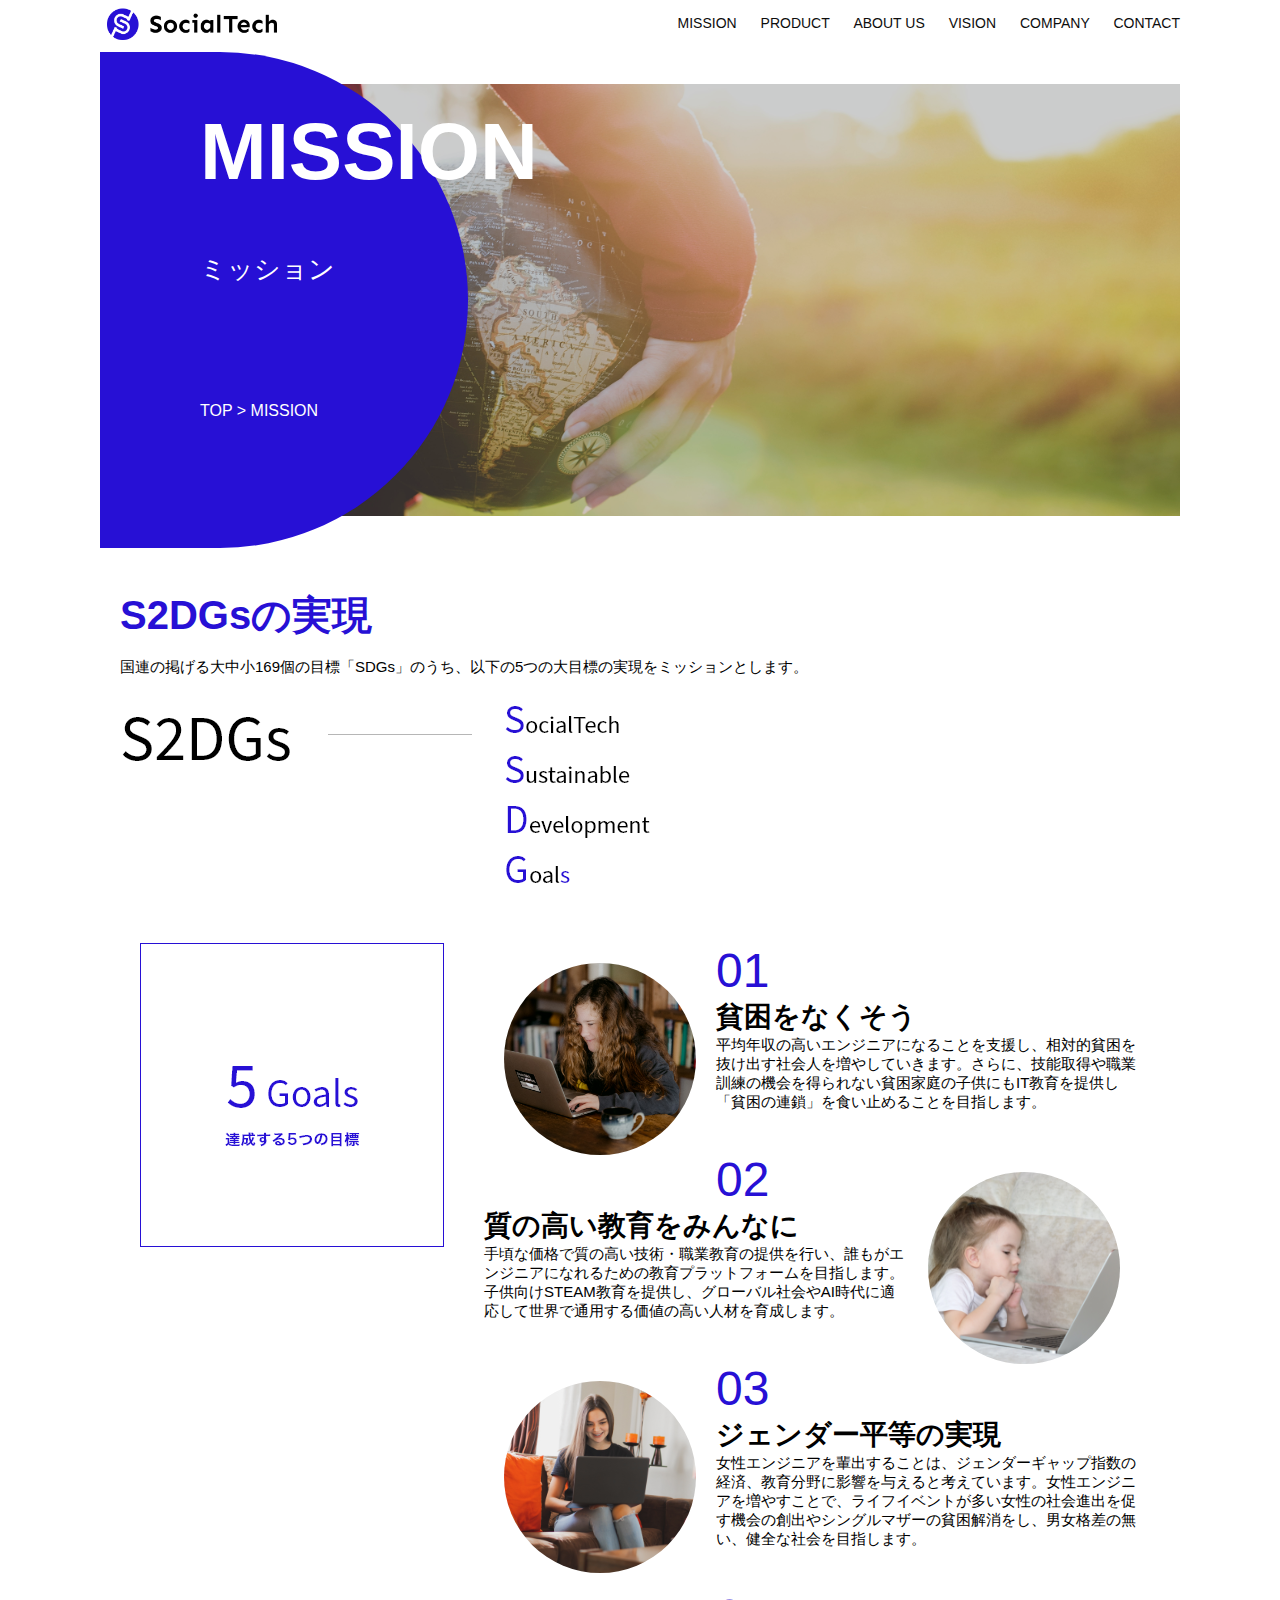
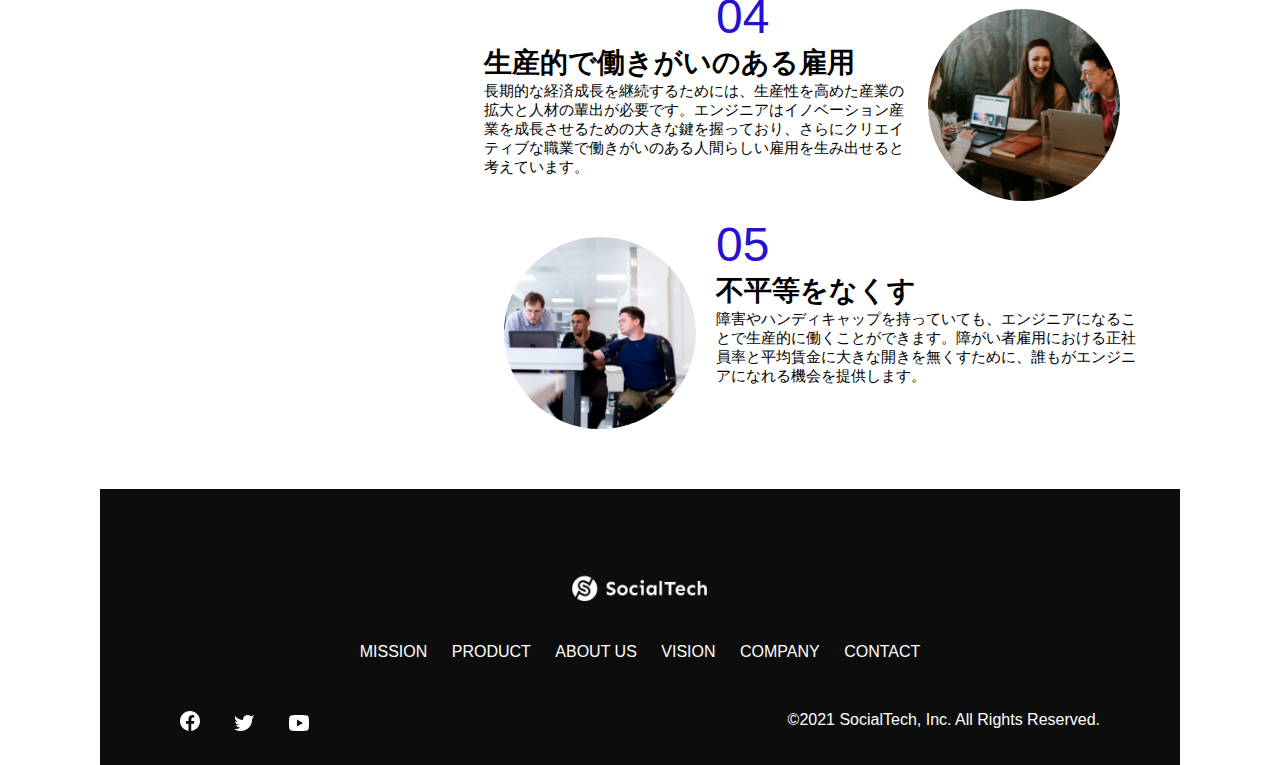
<file: kadai_tutorial_output/socialtech/mission.html>
<!DOCTYPE html>
<html>
<head>
   <title>SocialTech - MISSION ミッション -</title>
   <meta charset="UTF-8">
   <meta name="description" content="SocialTechが目指す5つの目標（S2DGs）を紹介します">
   <meta name="viewport" content="width=device-width, initial-scale=1.0">
   <link rel="stylesheet" href="style.css">
 </head>
 <body>
 <header>
 <a href="index.html" id="logo"><img src="images/logo.png" alt="トップページに戻る"></a>
     <nav id="nav-pc">
       <a href="mission.html">MISSION</a>
       <a href="product.html">PRODUCT</a>
       <a href="index.html#aboutus">ABOUT US</a>
       <a href="index.html#vision">VISION</a>
       <a href="index.html#company">COMPANY</a>
       <a href="index.html#contact">CONTACT</a>
     </nav>
     <img id="menu-sp" src="images/button-menu.png" alt="ナビゲーションを開く" onclick="document.getElementById('nav-sp').style.display = 'block'">
     <nav id="nav-sp">
       <img id="close" src="images/button-close.png" alt="ナビゲーションを閉じる" onclick="document.getElementById('nav-sp').style.display = 'none'">
       <a id="logo-sp" href="index.html" onclick="document.getElementById('nav-sp').style.display = 'none'"><img
           src="images/logo-sp.png" alt="トップページに戻る"></a>
       <a class="menu" href="mission.html" onclick="document.getElementById('nav-sp').style.display = 'none'">MISSION</a>
       <a class="menu" href="product.html" onclick="document.getElementById('nav-sp').style.display = 'none'">PRODUCT</a>
       <a class="menu" href="index.html#aboutus" onclick="document.getElementById('nav-sp').style.display = 'none'">ABOUT
         US</a>
       <a class="menu" href="index.html#vision"
         onclick="document.getElementById('nav-sp').style.display = 'none'">VISION</a>
       <a class="menu" href="index.html#company"
         onclick="document.getElementById('nav-sp').style.display = 'none'">COMPANY</a>
       <a class="menu" href="index.html#contact"
         onclick="document.getElementById('nav-sp').style.display = 'none'">CONTACT</a>
       <div id="sns">
         <a href="https://www.facebook.com/sejuku2013"><img src="images/button-facebook.png" alt="Facebookのリンク"></a>
         <a href="https://twitter.com/samuraijuku"><img src="images/button-twitter.png" alt="Twitterのリンク"></a>
         <a href="https://www.youtube.com/channel/UCCFOQO5aDK0xXam4cUQXT8g"><img src="images/button-youtube.png" alt="YouTubeのリンク"></a>
       </div>
     </nav>
   </header>
  <main>
    <article>
        <section id="mission-main">
            <div id="mission-title">
            <h1>MISSION</h1>
            <span>ミッション</span>
            <div>TOP > MISSION</div>
            </div>
            </section>
            <section id="mission-s2dgs">
                <h2 class="mission-h2">S2DGsの実現</h2>
                <p>国連の掲げる大中小169個の目標「SDGs」のうち、以下の5つの大目標の実現をミッションとします。</p>
                <img src="images/mission/mission-s2dgs.png" alt="S2DGs">
            </section>
            <section id="mission-5goals">
                <div>
                <img id="s2dgs-image" src="images/mission/mission-5goals.png" alt="5Goals">
                </div>
                <div>
                <div>
                    <img class="fivegoals-image-left" src="images/mission/mission-5goals01.png" alt="PCを操作する女の子">
                    <span class="fivegoals-number">01</span>
                    <h3 class="fivegoals-h3">貧困をなくそう</h3>
                    <p class="fivegoals-p">
                       平均年収の高いエンジニアになることを支援し、相対的貧困を抜け出す社会人を増やしていきます。さらに、技能取得や職業訓練の機会を得られない貧困家庭の子供にもIT教育を提供し「貧困の連鎖」を食い止めることを目指します。
                    </p>
                    </div>
                    <div>
                    <img class="fivegoals-image-right" src="images/mission/mission-5goals02.png" alt="PCを見つめる小さい女の子">
                    <span class="fivegoals-number">02</span>
                    <h3 class="fivegoals-h3">質の高い教育をみんなに</h3>
                    <p class="fivegoals-p">
                       手頃な価格で質の高い技術・職業教育の提供を行い、誰もがエンジニアになれるための教育プラットフォームを目指します。子供向けSTEAM教育を提供し、グローバル社会やAI時代に適応して世界で通用する価値の高い人材を育成します。
                    </p>
                    </div>
                    <div>
                    <img class="fivegoals-image-left" src="images/mission/mission-5goals03.png" alt="PCを操作する女性">
                    <span class="fivegoals-number">03</span>
                    <h3 class="fivegoals-h3">ジェンダー平等の実現</h3>
                    <p class="fivegoals-p">
                       女性エンジニアを輩出することは、ジェンダーギャップ指数の経済、教育分野に影響を与えると考えています。女性エンジニアを増やすことで、ライフイベントが多い女性の社会進出を促す機会の創出やシングルマザーの貧困解消をし、男女格差の無い、健全な社会を目指します。
                    </p>
                    </div>
                    <div>
                    <img class="fivegoals-image-right" src="images/mission/mission-5goals04.png" alt="笑顔で話し合う3人の男女">
                    <span class="fivegoals-number">04</span>
                    <h3 class="fivegoals-h3">生産的で働きがいのある雇用</h3>
                    <p class="fivegoals-p">
                       長期的な経済成長を継続するためには、生産性を高めた産業の拡大と人材の輩出が必要です。エンジニアはイノベーション産業を成長させるための大きな鍵を握っており、さらにクリエイティブな職業で働きがいのある人間らしい雇用を生み出せると考えています。
                    </p>
                    </div>
                   <div>
                    <img class="fivegoals-image-left" src="images/mission/mission-5goals05.png" alt="障害を持つ男性が生き生きと働く様子">
                    <span class="fivegoals-number">05</span>
                    <h3 class="fivegoals-h3">不平等をなくす</h3>
                    <p class="fivegoals-p">
                       障害やハンディキャップを持っていても、エンジニアになることで生産的に働くことができます。障がい者雇用における正社員率と平均賃金に大きな開きを無くすために、誰もがエンジニアになれる機会を提供します。
                    </p>
                    </div>
                    </div>
            </section>
     </article>
     <footer>
       <div id="footer-logo">
         <img src="images/logo-sp.png" alt="SocialTech">
       </div>
       <div id="footer-link">
         <a href="mission.html">MISSION</a>
         <a href="product.html">PRODUCT</a>
         <a href="index.html#aboutus">ABOUT US</a>
         <a href="index.html#vision">VISION</a>
         <a href="index.html#company">COMPANY</a>
         <a href="index.html#contact">CONTACT</a>
       </div>
       <div id="sns-footer">
         <a href="https://www.facebook.com/sejuku2013"><img src="images/button-facebook.png" alt="Facebookのリンク"></a>
         <a href="https://twitter.com/samuraijuku"><img src="images/button-twitter.png" alt="Twitterのリンク"></a>
         <a href="https://www.youtube.com/channel/UCCFOQO5aDK0xXam4cUQXT8g"><img src="images/button-youtube.png" alt="YouTubeのリンク"></a>
         <span id="copyright">&copy;2021 SocialTech, Inc. All Rights Reserved. </span>
       </div>
     </footer>
   </main>
 </body>

 </html>
</file>
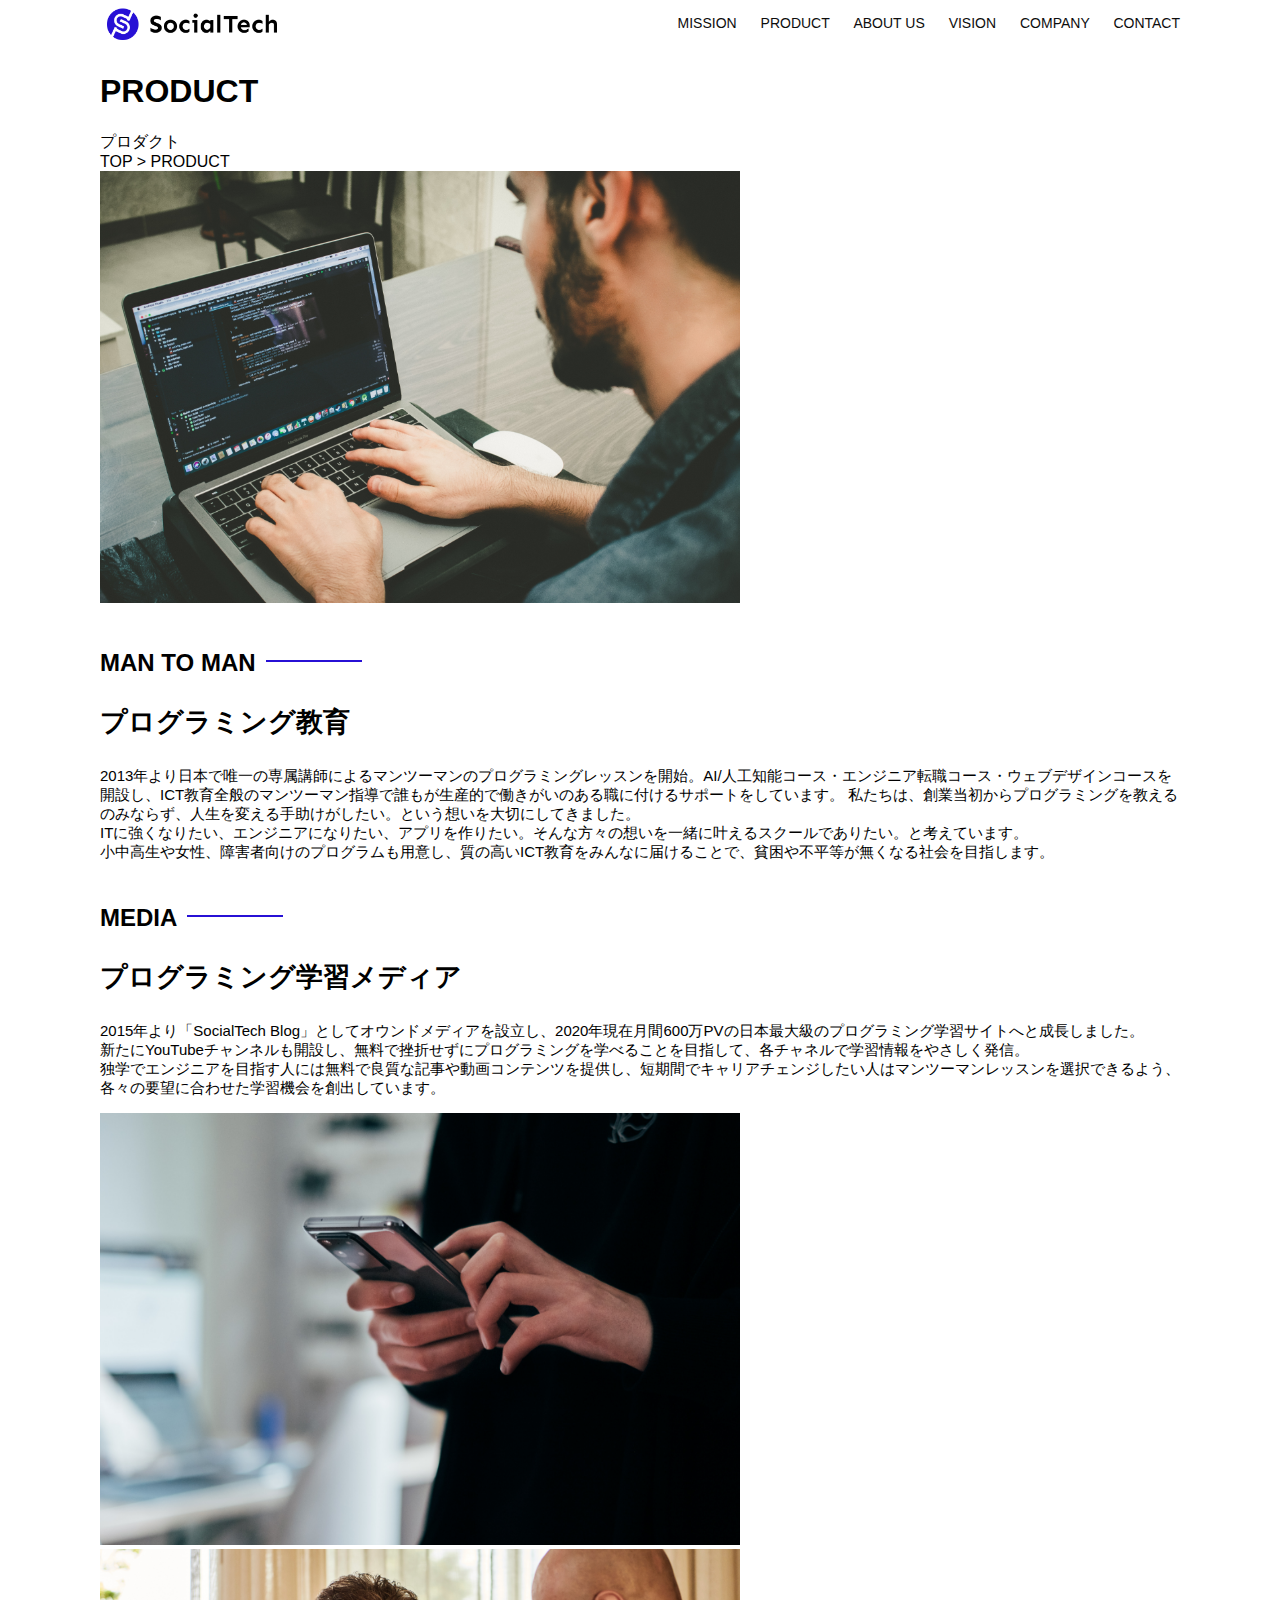
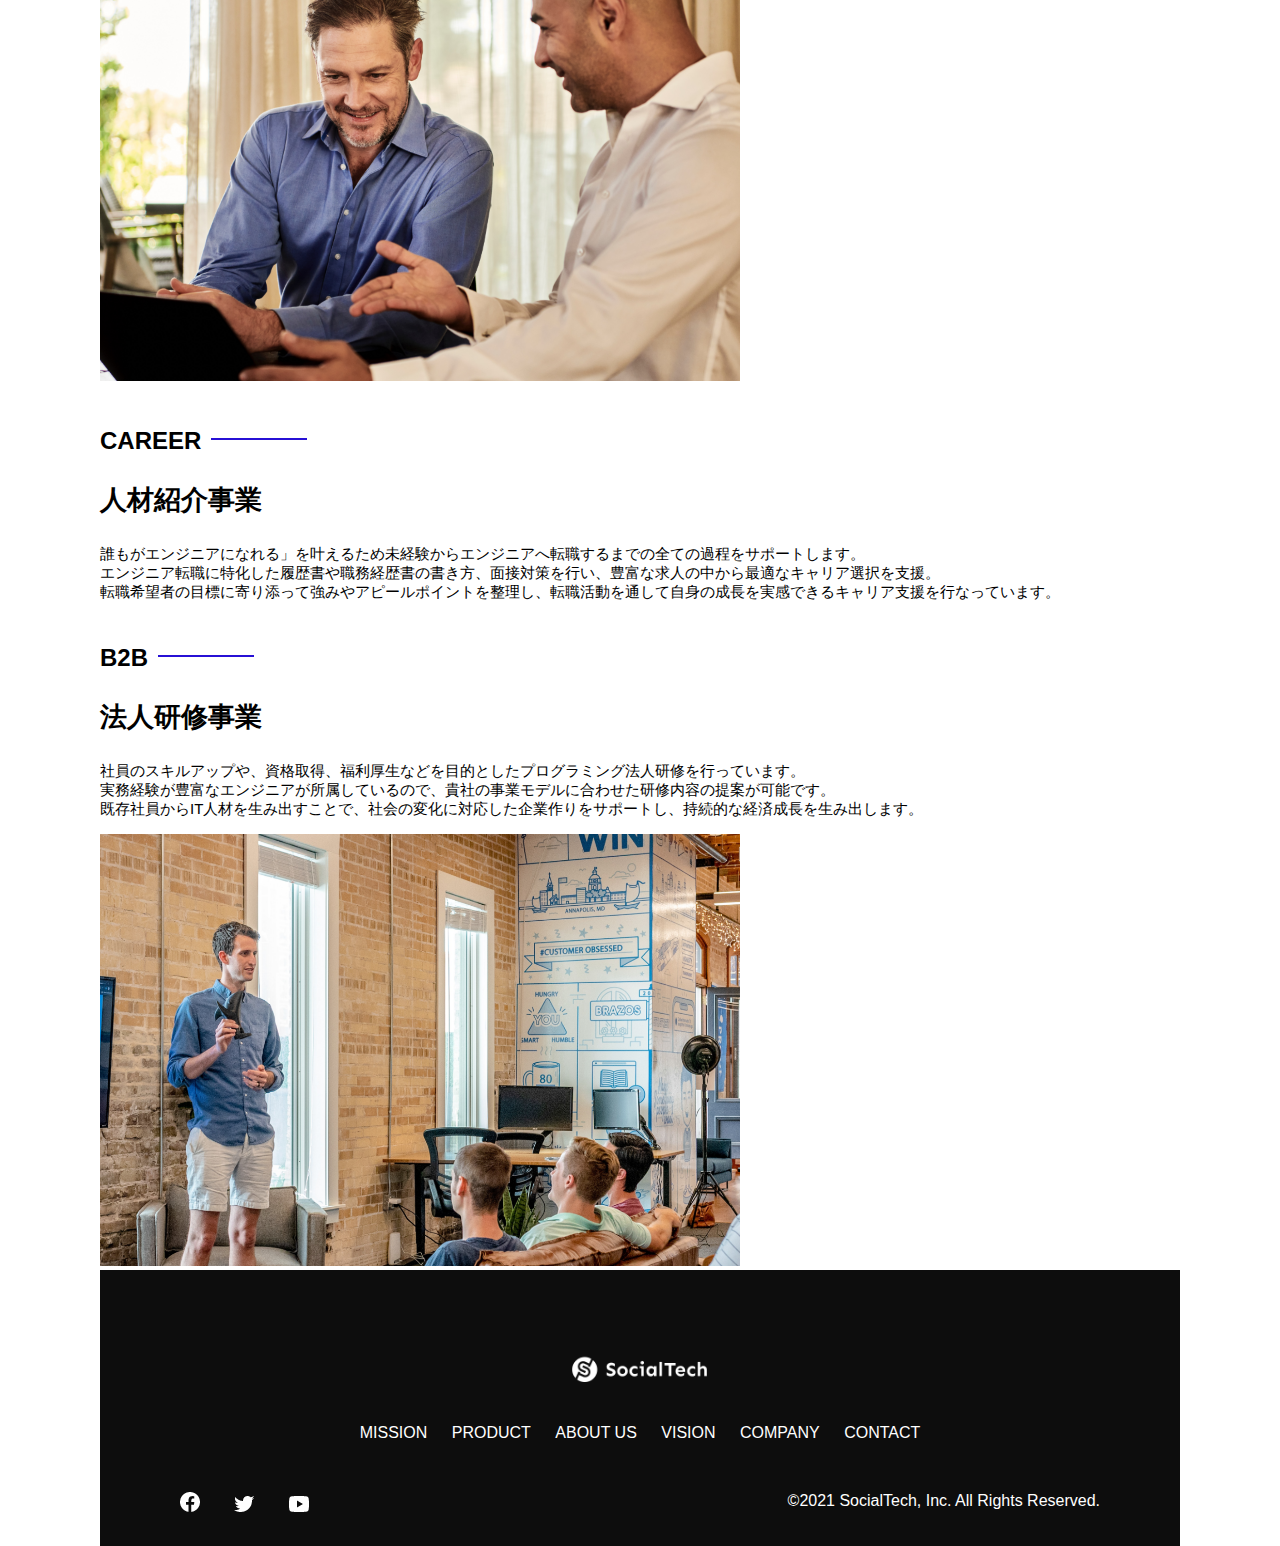
<file: kadai_tutorial_output/socialtech/product.html>
<!DOCTYPE html>
<html>
<head>
    <title>SocialTech -PRODUCT プロダクト-</title>
   <meta charset="UTF-8">
   <meta name="description" content="SocialTechの4つのプロダクトを紹介します">
   <meta name="viewport" content="width=device-width, initial-scale=1.0">
   <link rel="stylesheet" href="style.css">
 </head>
 <body>
<header>
    <a href="index.html" id="logo"><img src="images/logo.png" alt="トップページに戻る"></a>
     <nav id="nav-pc">
       <a href="mission.html">MISSION</a>
       <a href="product.html">PRODUCT</a>
       <a href="index.html#aboutus">ABOUT US</a>
       <a href="index.html#vision">VISION</a>
       <a href="index.html#company">COMPANY</a>
       <a href="index.html#contact">CONTACT</a>
     </nav>
     <img id="menu-sp" src="images/button-menu.png" alt="ナビゲーションを開く" onclick="document.getElementById('nav-sp').style.display = 'block'">
     <nav id="nav-sp">
       <img id="close" src="images/button-close.png" alt="ナビゲーションを閉じる" onclick="document.getElementById('nav-sp').style.display = 'none'">
       <a id="logo-sp" href="index.html" onclick="document.getElementById('nav-sp').style.display = 'none'"><img
           src="images/logo-sp.png" alt="トップページに戻る"></a>
       <a class="menu" href="mission.html" onclick="document.getElementById('nav-sp').style.display = 'none'">MISSION</a>
       <a class="menu" href="product.html" onclick="document.getElementById('nav-sp').style.display = 'none'">PRODUCT</a>
       <a class="menu" href="index.html#aboutus" onclick="document.getElementById('nav-sp').style.display = 'none'">ABOUT
         US</a>
       <a class="menu" href="index.html#vision"
         onclick="document.getElementById('nav-sp').style.display = 'none'">VISION</a>
       <a class="menu" href="index.html#company"
         onclick="document.getElementById('nav-sp').style.display = 'none'">COMPANY</a>
       <a class="menu" href="index.html#contact"
         onclick="document.getElementById('nav-sp').style.display = 'none'">CONTACT</a>
       <div id="sns">
         <a href="https://www.facebook.com/sejuku2013"><img src="images/button-facebook.png" alt="Facebookのリンク"></a>
         <a href="https://twitter.com/samuraijuku"><img src="images/button-twitter.png" alt="Twitterのリンク"></a>
         <a href="https://www.youtube.com/channel/UCCFOQO5aDK0xXam4cUQXT8g"><img src="images/button-youtube.png" alt="YouTubeのリンク"></a>
       </div>
     </nav>
   </header>
   <main>
     <article>
        <section id="product-main">
            <div id="product-title">
            <h1>PRODUCT</h1>
            <span>プロダクト</span>
            <div>TOP > PRODUCT</div>
            </div>
            </section>
            <section class="product-section1">
                <img src="images/product/product-mantoman.png" alt="PCでコードを書く男性">
                <div>
                <h2 class="product-h2">MAN TO MAN</h2>
                <h3 class="product-h3">プログラミング教育</h3>
                <p>
                  2013年より日本で唯一の専属講師によるマンツーマンのプログラミングレッスンを開始。AI/人工知能コース・エンジニア転職コース・ウェブデザインコースを開設し、ICT教育全般のマンツーマン指導で誰もが生産的で働きがいのある職に付けるサポートをしています。
                  私たちは、創業当初からプログラミングを教えるのみならず、人生を変える手助けがしたい。という想いを大切にしてきました。<br>ITに強くなりたい、エンジニアになりたい、アプリを作りたい。そんな方々の想いを一緒に叶えるスクールでありたい。と考えています。<br>小中高生や女性、障害者向けのプログラムも用意し、質の高いICT教育をみんなに届けることで、貧困や不平等が無くなる社会を目指します。
                </p>
                </div>
                </section>
                <section class="product-section2">
                <div>
                <h2 class="product-h2">MEDIA</h2>
                <h3 class="product-h3">プログラミング学習メディア</h3>
                <p>2015年より「SocialTech
                Blog」としてオウンドメディアを設立し、2020年現在月間600万PVの日本最大級のプログラミング学習サイトへと成長しました。<br>新たにYouTubeチャンネルも開設し、無料で挫折せずにプログラミングを学べることを目指して、各チャネルで学習情報をやさしく発信。<br>独学でエンジニアを目指す人には無料で良質な記事や動画コンテンツを提供し、短期間でキャリアチェンジしたい人はマンツーマンレッスンを選択できるよう、各々の要望に合わせた学習機会を創出しています。
                </p>
                </div>
                <img src="images/product/product-media.png" alt="スマートフォンを操作する人">
                </section>
                <section class="product-section1">
                <img src="images/product/product-career.png" alt="笑顔で話し合う2人の男性">
                <div>
                <h2 class="product-h2">CAREER</h2>
                <h3 class="product-h3">人材紹介事業</h3>
                <p>
                  誰もがエンジニアになれる」を叶えるため未経験からエンジニアへ転職するまでの全ての過程をサポートします。<br>エンジニア転職に特化した履歴書や職務経歴書の書き方、面接対策を行い、豊富な求人の中から最適なキャリア選択を支援。<br>転職希望者の目標に寄り添って強みやアピールポイントを整理し、転職活動を通して自身の成長を実感できるキャリア支援を行なっています。<br>
                </p>
                </div>
                </section>
                <section class="product-section2">
                <div>
                <h2 class="product-h2">B2B</h2>
                <h3 class="product-h3">法人研修事業</h3>
                <p>
                  社員のスキルアップや、資格取得、福利厚生などを目的としたプログラミング法人研修を行っています。<br>実務経験が豊富なエンジニアが所属しているので、貴社の事業モデルに合わせた研修内容の提案が可能です。<br>既存社員からIT人材を生み出すことで、社会の変化に対応した企業作りをサポートし、持続的な経済成長を生み出します。
                </p>
                </div>
                <img src="images/product/product-b2b.png" alt="講演中の男性とそれを聴く人々">
            </section>
     </article>
     <footer>
       <div id="footer-logo">
         <img src="images/logo-sp.png" alt="SocialTech">
       </div>
       <div id="footer-link">
         <a href="mission.html">MISSION</a>
         <a href="product.html">PRODUCT</a>
         <a href="index.html#aboutus">ABOUT US</a>
       <a href="index.html#vision">VISION</a>
         <a href="index.html#company">COMPANY</a>
         <a href="index.html#contact">CONTACT</a>
       </div>
       <div id="sns-footer">
         <a href="https://www.facebook.com/sejuku2013"><img src="images/button-facebook.png" alt="Facebookのリンク"></a>
         <a href="https://twitter.com/samuraijuku"><img src="images/button-twitter.png" alt="Twitterのリンク"></a>
         <a href="https://www.youtube.com/channel/UCCFOQO5aDK0xXam4cUQXT8g"><img src="images/button-youtube.png" alt="YouTubeのリンク"></a>
         <span id="copyright">&copy;2021 SocialTech, Inc. All Rights Reserved. </span>
       </div>
     </footer>
   </main>
 </body>
 
 </html>
</file>
<file: kadai_tutorial_output/socialtech/style.css>
body {
   font-family: "Source Sans Pro", "Hiragino Kaku Gothic ProN", Meiryo, Arial, sans-serif;
 }
 
 p {
   font-size: 15px;
 }
@media screen and (min-width: 768px) {
    .carousel {
        width: 885px;
        margin-left: 20px;
    }
    .carouselImg {
        width: 885px;
    }
    
 body {
    max-width: 1080px;
    min-width: 960px;
    margin: 0 auto 0 auto;
}
 header {
    display: flex;
    justify-content: space-between;
}
#nav-pc {
    font-size: 14px;
    padding-top: 15px;
 }
#nav-pc > a {
    text-decoration: none;
    margin-left: 20px;
}
#nav-pc > a:link {
    color: #0d0d0d;
}
#nav-pc > a:visited {
    color: #0d0d0d;
}
#nav-pc > a:hover {
    color: #0d0d0d;
    text-decoration: underline;
}
#nav-pc > a:active {
    color: #0d0d0d;
}
#nav-sp,
#menu-sp {
    display: none;
}
#main-visual {
    position: relative;
    height: 400px;
}
#main-message {
    position: absolute;
    top: 0;
    left: 0;
    background-color: #2710d5;
    color: #ffffff;
    border-radius: 0 0 476px 0;
    max-width: 620px;
    height: 100%;
    width: 100%;
    z-index: 11;
}
#main-message > h1 {
    font-size: 60px;
    font-weight: bold;
    margin: 100px 0 0 50px;
}
#main-message > p { 
    font-size: 28px;
    margin: 0 0 0 50px;
}
#main-visual > img {
    max-width: 620px;
    border-radius: 476px 0 0 0;
    position: absolute;
    top: 0;
    right: 0;
    z-index: 10;
}
h2 {
    margin: 40px 0 0 0;
}  
h2::after {
    content: url("images/line.png");
    margin-left: 10px;
}
h3 {
    font-size: 27px;
}
#mission {
    margin: 80px auto 80px auto;
    width: 100%;
} 
#mission-flex {
    width: 100%;
    display: flex;
}
#mission-flex > div {
    width: 50%;
    margin: 20px;
}
#mission-photo {
    width: 100%;
} 
#s2dgs {
    margin-top: 50px;
    width: 100%;
}
#product {
    background-color: #fafafa;
    margin: 80px 0 80px 0;
    padding: 10px 40px 0px 40px;
}
#product > div {
    margin-top: 40px;
    display: flex;
}
#product-left {
    width: 50%;
    margin-right: 20px;
}
#product-right {
    width: 50%;
    margin-left: 20px;
    margin-top: 80px;
}
#product-left > div {
    position: relative;
    height: 480px;
    margin-right: 20px;
}
#product-right > div {
    position: relative;
    height: 480px;
    margin-left: 20px;
}
.product-photo {
    width: 100%;
}
.product-explain {
    background-color: #ffffff;
    position: absolute;
    left: 0;
    top: 280px;
    margin: 0 40px 0 40px;
    padding: 20px;
    box-shadow: 5px 5px 10px rgba(0, 0, 0, 0.05);
}
.product-explain > span {
    color: #2710d5;
    font-weight: bold;
    font-size: 16px;
    margin: 0;
}
.product-explain > h3 {
    font-size: 20px;
    margin: 5px 0 5px 0;
}
.product-explain > p {
    font-size: 14px;
    margin: 0;
}
#product-more {
    margin: 0 auto -42px auto;
}
#aboutus {
    margin: 80px auto 80px auto;
}

     #aboutus > div {
    display: flex;
}
.culture-img {
    width: 100%;
    align-self: flex-start;
}  
.culture-img2 {
    margin-top: 50px;
    width: 100%;
}
.culture-table {
    margin-right: 50px;
}
.culture-num {
    font-size: 80px;
    color: #2710d5;
    margin: 0 20px 0 0;
}  
.culture-en {
    color: #2710d5;
    font-weight: bold;
    font-size: 24px;
    display: block;
}
.culture-jp {
    font-size: 28px;
    font-weight: bold;
 }
.culture-description {
    margin: 0;
}
#vision {
    margin: 80px auto 80px auto;
}
#vision > div {
    width: 100%;
    display: flex;
    justify-content: space-between;
    flex-wrap: wrap;
}
.vision-box {
    width: 300px;
    height: 300px;
    margin-bottom: 30px;
    position: relative;
}
.vision-box > img {
    width: 100%;
    height: auto;
    position: absolute;
    top: 0;
    left: 0;
    z-index: 30;
}
.vision-box > span {
    position: absolute;
    top: 0;
    left: 0;
    z-index: 31;
    margin-right: 20px;
}
.vision-box > span > h4 {
    color: #2710d5;
    font-size: 19px;
    margin: 80px 0 0 0;
}  
.vision-box > span > h4::first-letter {
    font-size: 40px;
} 
.vision-box > span > h5 {
    font-size: 20px;
    margin: 0 0 0 0;
} 
.vision-box > span > p {
    margin: 10px 0 0 0;
}
#company {
    margin: 80px auto 80px auto;
}
#company-table {
    width: 100%;
}
.tableheader {
    text-align: left;
    padding: 20px;
    border-bottom-color: #2710d5;
    border-bottom-width: 1px;
    border-bottom-style: solid;
    width: 100px;
}
.tableheader-first {
    text-align: left;
    padding: 20px;
    border-bottom-color: #2710d5;
    border-bottom-width: 1px;
    border-bottom-style: solid;
    border-top-color: #2710d5;
    border-top-width: 1px;
    border-top-style: solid;
    width: 100px;
} 
.cell {
    padding: 30px;
    border-bottom-color: #ececec;
    border-bottom-width: 1px;
    border-bottom-style: solid;
}
.cell-first {
    padding: 30px;
    border-bottom-color: #ececec;
    border-bottom-width: 1px;
    border-bottom-style: solid;
    border-top-color: #ececec;
    border-top-width: 1px;
    border-top-style: solid;
}
#company > iframe {
    width: 100%;
    height: 368px;
    margin-top: 40px;
}
#contact {
    margin: 80px auto 80px auto;
}
#contact > form > div {
    display: flex;
    flex-direction: row;
    flex-wrap: wrap;
    padding-bottom: 30px;
}
.contact-heading {
    width: 240px;
    align-self: center;
}
 .contact-label {
    font-weight: bold;
}
 .contact-span {
    color: #ce2222;
    margin: 0 0 0 20px;
    font-weight: bold;
}
.contact-textbox {
    border-top: 0;
    border-left: 0;
    border-right: 0;
    border-bottom-width: 1px;
    border-bottom-color: #707070;
    border-bottom-style: solid;
    background-color: #fafafa;
    width: 400px;
    height: 56px;
}
.contact-textarea {
    border-top: 0;
    border-left: 0;
    border-right: 0;
    border-bottom-width: 1px;
    border-bottom-color: #707070;
    border-bottom-style: solid;
    background-color: #fafafa;
    width: 400px;
    height: 200px;
}
details {
    width: 700px;
}
details > div {
    background-color: #fafafa;
    padding: 20px;
} 
 details > div > span {
    font-weight: bold;
}
footer {
    background-color: #0d0d0d;
    text-align: center;
    padding: 80px 80px 30px 80px;
} 
#footer-logo {
    margin-bottom: 30px;
}
#footer-link {
    margin-bottom: 50px;
}
#footer-link > a {
    text-decoration: none;
    margin: 10px;
}
#footer-link > a:link {
    color: #ffffff;
}
#footer-link > a:visited {
    color: #ffffff;
}
#footer-link > a:hover {
    color: #ffffff;
    text-decoration: underline;
}
#footer-link > a:active {
    color: #ffffff;
}
#sns-footer {
    text-align: left;
    width: 100%;
}
#sns-footer > a {
    margin-right: 30px;
} 
#copyright {
    color: #ffffff;
    float: right;
}
#mission-main {
    height: 496px;
    width: 100%;
    background-image: url("images/mission/mission-main.png");
    background-repeat: no-repeat;
    background-position-y: center;
}
#mission-title {
    background-color: #2710d5;
    width: 368px;
    color: #ffffff;
    height: 496px;
    border-radius: 0 248px 248px 0;
    position: relative;
}
#mission-title > h1 {
    position: absolute;
    top: 0;
    left: 100px;
    font-size: 80px;
}
#mission-title > span {
    position: absolute;
    top: 200px;
    left: 100px;
    font-size: 26px;
}
#mission-title > div {
    position: absolute;
    top: 350px;
    left: 100px;
    font-size: 16px;
}
#mission-s2dgs {
    width: 100%;
    margin: 20px;
}
.mission-h2 {
    color: #2710d5;
    font-size: 40px;
}
.mission-h2::after {
    content: none;
}
#mission-5goals {
    margin: 20px;
    display: flex;
}
#mission-5goals > div {
    flex-grow: 1;
    padding: 20px;
}
#mission-5goals > div > div {
    margin-bottom: 40px;
}
.fivegoals-image-right {
    float: right;
    margin: 20px;
}
.fivegoals-image-left {
    float: left;
    margin: 20px;
}
.fivegoals-number {
    color: #2710d5;
    font-size: 48px;
    margin: 0;
}
.fivegoals-h3 {
    font-size: 28px;
    margin: 0;
}
.fivegoals-p {
    margin: 0;
}

#cases {
    margin: 40px auto 40px auto;
    width: 100%;
}
#cases>ul {
    display: flex;
    list-style: none;
    justify-content: center;
}
#cases>ul>li {
    width: 33%;
    margin: 20px;
}
.case-card {
    background-color: #ffffff;
    min-height: 400px;
    box-shadow: 5px 5px 15px rgba(0, 0, 0, 0.2);
}
.case-img {
    width: 100%;
}
.case-info {
    padding: 10px 20px 10px 20px;
}
.case-name {
    color: #2710d5;
    font-size: 19px;
}
.case-content {
    font-size: 14px;
}
}
@media screen and (max-width: 767px) {

.carousel {
    width: 375px;
    margin: 0 auto 0 auto;
} 
.carouselImg {
    width: 375px;
}
body {
    min-width: 375px;
    margin: 0;
}
#nav-pc {
    display: none;
}
#menu-sp {
    position: absolute;
    top: 0px;
    right: 0px;
} 
#nav-sp {
    background-color: #2710d5;
    position: absolute;
    left: 0;
    top: 0;
    height: 100%;
    width: 100%;
    display: none;
    z-index: 100;
} 
#close {
    position: absolute;
    top: 20px;
    right: 20px;
}
#logo-sp {
    margin: 80px 0 30px 20px;
} 
#nav-sp > a {
    display: block;
}
#nav-sp > a:link {
    color: #ffffff;
}
#nav-sp > a:visited {
    color: #ffffff;
}
#nav-sp > a:hover {
    color: #ffffff;
    text-decoration: underline;
}
#nav-sp > a:active {
    color: #ffffff;
}
#nav-sp > .menu {
    text-decoration: none;
    display: block;
    margin: 0 20px 0 20px;
    height: 44px;
    font-size: 16px;
    background-image: url("images/arrow.png");
    background-repeat: no-repeat;
    background-position: right top;
}
#sns {
    position: absolute;
    bottom: 20px;
    left: 20px;
}
#sns > a {
    margin-right: 30px;
}
#main-visual {
    position: relative;
    height: 470px;
    width: 100%;
    overflow: hidden;
}
#main-visual > div {
    position: absolute;
    top: 0;
    left: 0;
    background-color: #2710d5;
    color: white;
    border-radius: 0 0 476px 0;
    text-align: center;
    height: 280px;
    width: 100%;
    z-index: 11;
}
#main-visual > div > h1 {
    font-size: 28px;
    margin: 90px 0 0 0;
}
#main-visual > div > p {
    margin: 0;
}
#main-visual > img {
    width: 100%;
    border-radius: 476px 0 0 0;
    z-index: 10;
    position: absolute;
    bottom: 0;
    right: 0;
}
h2::after {
    content: url("images/line.png");
    margin-left: 10px;
}
h3 {
    font-size: 24px;
    margin: 10px 0 0 0;
}
#mission {
    margin: 20px;
}
#mission-photo {
    width: 100%;
}
#s2dgs {
    width: 100%;
}
#product {
    background-color: #fafafa;
    padding-top: 10px;
}
#product h2 {
    margin-left: 20px;
}
#product-left,
#product-right {
    margin-right: 20px;
    margin-left: 20px;
}
#product-left > div,
#product-right > div {
position: relative;
    height: 540px;
}
.product-explain {
background-color: #ffffff;
     position: absolute;
     left: 0;
     bottom: 50px;
     padding: 20px;
     box-shadow: 5px 5px 10px rgba(0, 0, 0, 0.05);
}
.product-explain > span {
    color: #2710d5;
    font-weight: bold;
    font-size: 16px;
    margin: 0px;
}
.product-explain > h3 {
    margin: 10px 0 10px 0;
}
.product-photo {
    width: 100%;
}
#product-more > img {
    margin: 0 0 -42px 20px;
}
#aboutus {
    margin: 80px 20px 80px 20px;
}
#aboutus > div {
    display: flex;
    flex-direction: column;
}
.culture-table {
    width: 100%;
    padding-right: 20px;
    order: 2;
}
.culture-img {
    width: 100%;
    order: 1;
}
.culture-img2 {
    width: 100%;
}
#aboutus {
    margin: 80px 20px 80px 20px;
} 
#aboutus > div {
    display: flex;
    flex-direction: column;
}
.culture-table {
    width: 100%;
    padding-right: 20px;
    order: 2;
}
.culture-img {
    width: 100%;
    order: 1;
}
.culture-img2 {
    width: 100%;
}
.culture-num {
    font-size: 80px;
    color: #2710d5;
} 
.culture-en {
    color: #2710d5;
    font-weight: bold;
    font-size: 24px;
    display: block;
}
.culture-jp {
    display: block;
}
.culture-description {
    margin: 0;
}
#vision {
    margin: 80px 20px 80px 20px;
} 
.vision-box {
    width: 300px;
    height: 300px;
    margin-bottom: 30px;
    position: relative;
}
.vision-box > img {
    width: 100%;
    height: auto;
    position: absolute;
    top: 0;
    left: 0;
    z-index: 30;
}
.vision-box > span {
    position: absolute;
    top: 0;
    left: 0;
    z-index: 31;
    margin-right: 20px;
}
.vision-box > span > h4 {
    color: #2710d5;
    font-size: 19px;
    margin: 60px 0 0 0;
}
.vision-box > span > h5 {
    font-size: 20px;
    margin: 0 0 0 0;
}
.vision-box > span > p {
    margin: 10px 0 0 0;
}
#company {
    margin: 0 20px 0 20px;
}
#company > h3 {
    margin-bottom: 20px;
}
#company > table {
    width: 100%;
}
.tableheader-first {
    text-align: left;
    padding: 20px;
    border-bottom-color: #2710d5;
    border-bottom-width: 1px;
    border-bottom-style: solid;
    border-top-color: #2710d5;
    border-top-width: 1px;
    border-top-style: solid;
    width: 50px;
}
.tableheader {
    text-align: left;
    padding: 20px;
    border-bottom-color: #2710d5;
    border-bottom-width: 1px;
    border-bottom-style: solid;
    width: 50px;
}
.cell {
    padding: 20px;
    border-bottom-color: #ececec;
    border-bottom-width: 1px;
    border-bottom-style: solid;
}
.cell-first {
    padding: 20px;
    border-bottom-color: #ececec;
    border-bottom-width: 1px;
    border-bottom-style: solid;
    border-top-color: #ececec;
    border-top-width: 1px;
    border-top-style: solid;
}
#company > iframe {
    width: 100%;
    height: 240px;
    margin: 40px 0 0 0;
}
#contact {
    margin: 80px 20px 80px 20px;
}
#contact > h3 {
    margin-bottom: 20px;
}
#contact > form > div {
    margin-bottom: 20px;
}
.contact-heading {
    margin-bottom: 20px;
}
.contact-label {
    font-weight: bold;
}
.contact-span {
    color: #ce2222;
    margin: 0 0 0 20px;
    font-weight: bold;
}
.contact-textbox {
    height: 56px;
    border-top: 0;
    border-left: 0;
    border-right: 0;
    background-color: #fafafa;
    border-bottom-color: #707070;
    border-bottom-width: 1px;
    border-style: solid;
    min-width: 300px;
    width: 100%;
}
.contact-textarea {
    height: 150px;
    border-top: 0;
    border-left: 0;
    border-right: 0;
    background-color: #fafafa;
    width: 100%;
}
.radiobutton {
    margin-bottom: 20px;
}
.radiobutton + label::after {
    content: "\A";
    white-space: pre;
}
footer {
    background-color: #0d0d0d;
    padding: 30px 20px 50px 20px;
}
#footer-logo {
    margin-bottom: 30px;
}
#footer-link {
    margin-bottom: 50px;
}
#footer-link > a {
    text-decoration: none;
    margin: 0 20px 30px 0;
    display: block;
    background-image: url("images/arrow.png");
    background-repeat: no-repeat;
    background-position: right top;
}
#footer-link > a:link {
    color: #ffffff;
}
#footer-link > a:visited {
    color: #ffffff;
}
#footer-link > a:hover {
    color: #ffffff;
    text-decoration: underline;
}
#footer-link > a:active {
    color: #ffffff;
}
#sns-footer > a {
    margin-right: 30px;
}
#copyright {
    font-size: 12px;
    display: block;
    margin-top: 30px;
    color: #ffffff;
}
#mission-main {
    height: 256px;
    width: 100%;
    background-image: url("images/mission/mission-main.png");
    background-repeat: no-repeat;
    background-position-y: center;
    background-size: auto 208px;
}
#mission-title {
    background-color: #2710d5;
    width: 136px;
    color: #ffffff;
    height: 256px;
    border-radius: 0 248px 248px 0;
    position: relative;
}
#mission-title > h1 {
    position: absolute;
    top: 0;
    left: 20px;
    font-size: 40px;
}
#mission-title > span {
    position: absolute;
    top: 110px;
    left: 20px;
    font-size: 18px;
}
#mission-title > div {
    position: absolute;
    top: 180px;
    left: 20px;
    font-size: 13px;
}
#mission-s2dgs {
    margin: 20px;
}
.mission-h2 {
    color: #2710d5;
    font-size: 38px;
    margin: 0px;
}
.mission-h2::after {
    content: none;
}
#mission-s2dgs > img {
    width: 100%;
}
#mission-5goals {
    margin: 20px;
}
#mission-5goals > div > div {
    margin-bottom: 40px;
}
#s2dgs-image {
    width: 100%;
}
.fivegoals-image-right {
    margin: 20px auto 20px auto;
    display: block;
}
.fivegoals-image-left {
    margin: 20px auto 20px auto;
    display: block;
}
.fivegoals-number {
    color: #2710d5;
    font-size: 48px;
    margin: 0;
}
.fivegoals-h3 {
    font-size: 28px;
    margin: 0;
}
.fivegoals-p {
    margin: 0;
}
#product-main {
    height: 256px;
    width: 100%;
    background-image: url("images/product/product-main.png");
    background-repeat: no-repeat;
    background-position-y: center;
    background-size: auto 208px;
}
#product-title {
    background-color: #2710d5;
    width: 136px;
    color: #ffffff;
    height: 256px;
    border-radius: 0 248px 248px 0;
    position: relative;
}
#product-title > h1 {
    position: absolute;
    top: 0;
    left: 20px;
    font-size: 40px;
}
#product-title > span {
    position: absolute;
    top: 110px;
    left: 20px;
    font-size: 18px;
}
#product-title > div {
    position: absolute;
    top: 180px;
    left: 20px;
    font-size: 13px;
}
.product-section1 {
    margin: 20px;
}
.product-section1 > img {
    width: 100%;
    border-radius: 0 300px 0 0;
}
.product-section2 {
    margin: 20px;
    display: flex;
    flex-direction: column;
}
.product-section2 > img {
    order: 1;
    width: 100%;
    border-radius: 300px 0 0 0;
}
.product-section2 > div {
    order: 2;
}
.product-h2 {
    color: #2710d5;
    font-size: 24px;
    margin: 0;
}
.product-h3 {
    font-size: 28px;
    margin: 0;
}
#product-main {
    height: 496px;
    width: 100%;
    background-image: url("images/product/product-main.png");
    background-repeat: no-repeat;
    background-position-y: center;
}
#product-title {
    background-color: #2710d5;
    width: 368px;
    color: #ffffff;
    height: 496px;
    border-radius: 0 248px 248px 0;
    position: relative;
}
#product-title > h1 {
    position: absolute;
    top: 0;
    left: 100px;
    font-size: 80px;
}
#product-title > span {
    position: absolute;
    top: 200px;
    left: 100px;
    font-size: 26px;
}
#product-title > div {
    position: absolute;
    top: 350px;
    left: 100px;
    font-size: 16px;
}
.product-section1 {
    position: relative;
    margin: 20px;
    height: 340px;
}
.product-section1 > img {
    position: absolute;
    top: 0;
    left: 0;
    width: 450px;
    margin: 0 40px 30px 0;
    border-radius: 0 432px 0 0;
}
.product-section1 > div {
    position: absolute;
    top: 0;
    left: 480px;
}
.product-section2 {
    position: relative;
    margin: 20px;
    height: 340px;
}
.product-section2 > img {
    position: absolute;
    top: 0;
    right: 0;
    width: 450px;
    margin: 0 0 30px 40px;
    border-radius: 432px 0 0 0;
}
.product-section2 > div {
    width: 500px;
    position: absolute;
    top: 0;
    left: 0;
}
.product-h2 {
    color: #2710d5;
    font-size: 24px;
    margin: 0;
}
.product-h3 {
    font-size: 28px;
    margin: 0;
}




}
</file>
